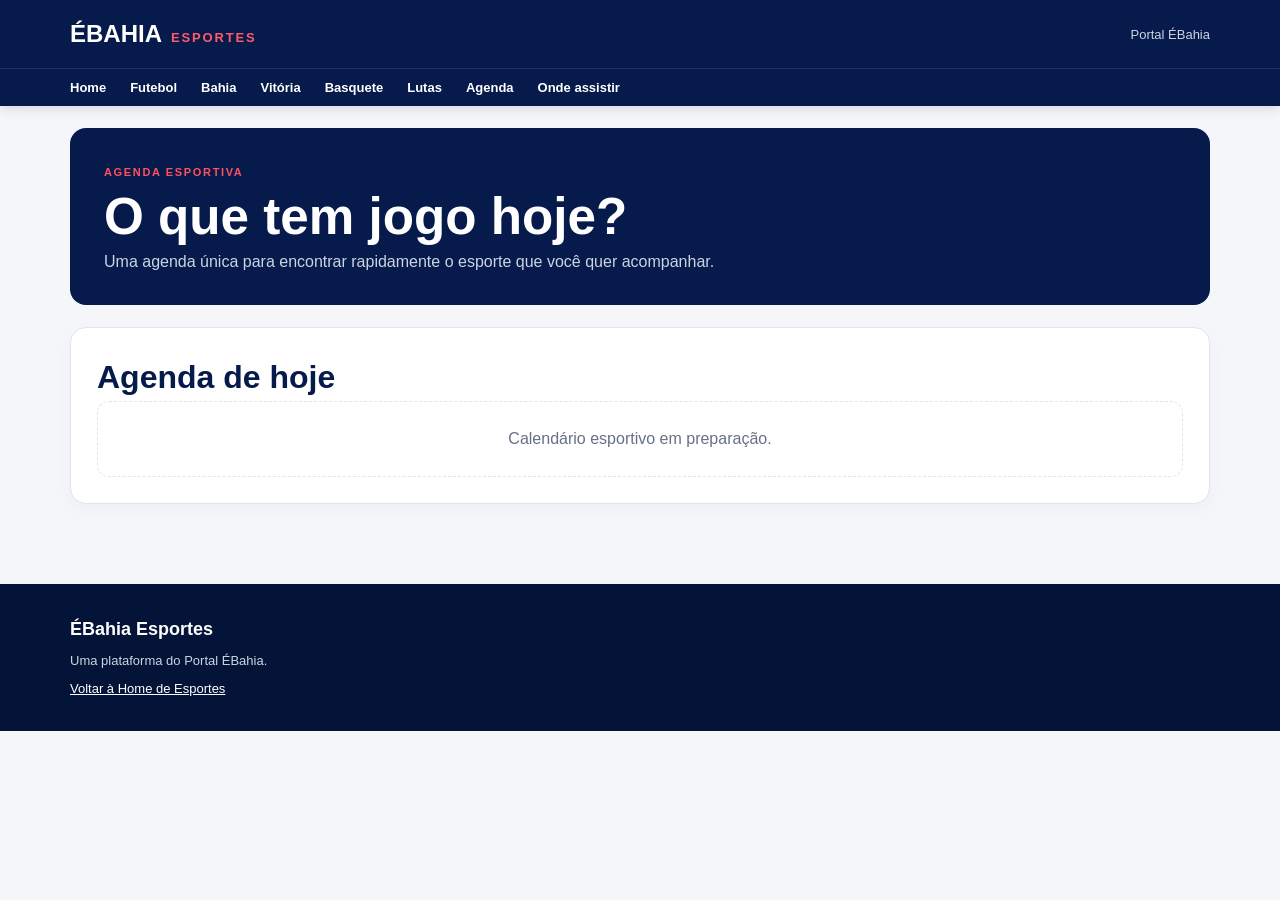
<file: agenda/index.html>
<!doctype html><html lang="pt-BR"><head><meta charset="utf-8"><meta name="viewport" content="width=device-width,initial-scale=1"><meta name="theme-color" content="#061a4b"><link rel="stylesheet" href="../assets/style.css"><title>Agenda | ÉBahia Esportes</title></head><body><header><div class="top"><a class="brand" href="../"><b>ÉBAHIA</b><span>ESPORTES</span></a><a class="portal" href="https://portalebahia.wordpress.com/">Portal ÉBahia</a></div><nav><a href="../">Home</a><a href="../futebol/">Futebol</a><a href="../bahia/">Bahia</a><a href="../vitoria/">Vitória</a><a href="../basquete/">Basquete</a><a href="../lutas/">Lutas</a><a href="../agenda/">Agenda</a><a href="../onde-assistir/">Onde assistir</a></nav></header><main><section class="subhero"><small>AGENDA ESPORTIVA</small><h1>O que tem jogo hoje?</h1><p>Uma agenda única para encontrar rapidamente o esporte que você quer acompanhar.</p></section><section class="section"><h2>Agenda de hoje</h2><div class="empty">Calendário esportivo em preparação.</div></section></main><footer><b>ÉBahia Esportes</b><p>Uma plataforma do Portal ÉBahia.</p><a href="../">Voltar à Home de Esportes</a></footer></body></html>
</file>
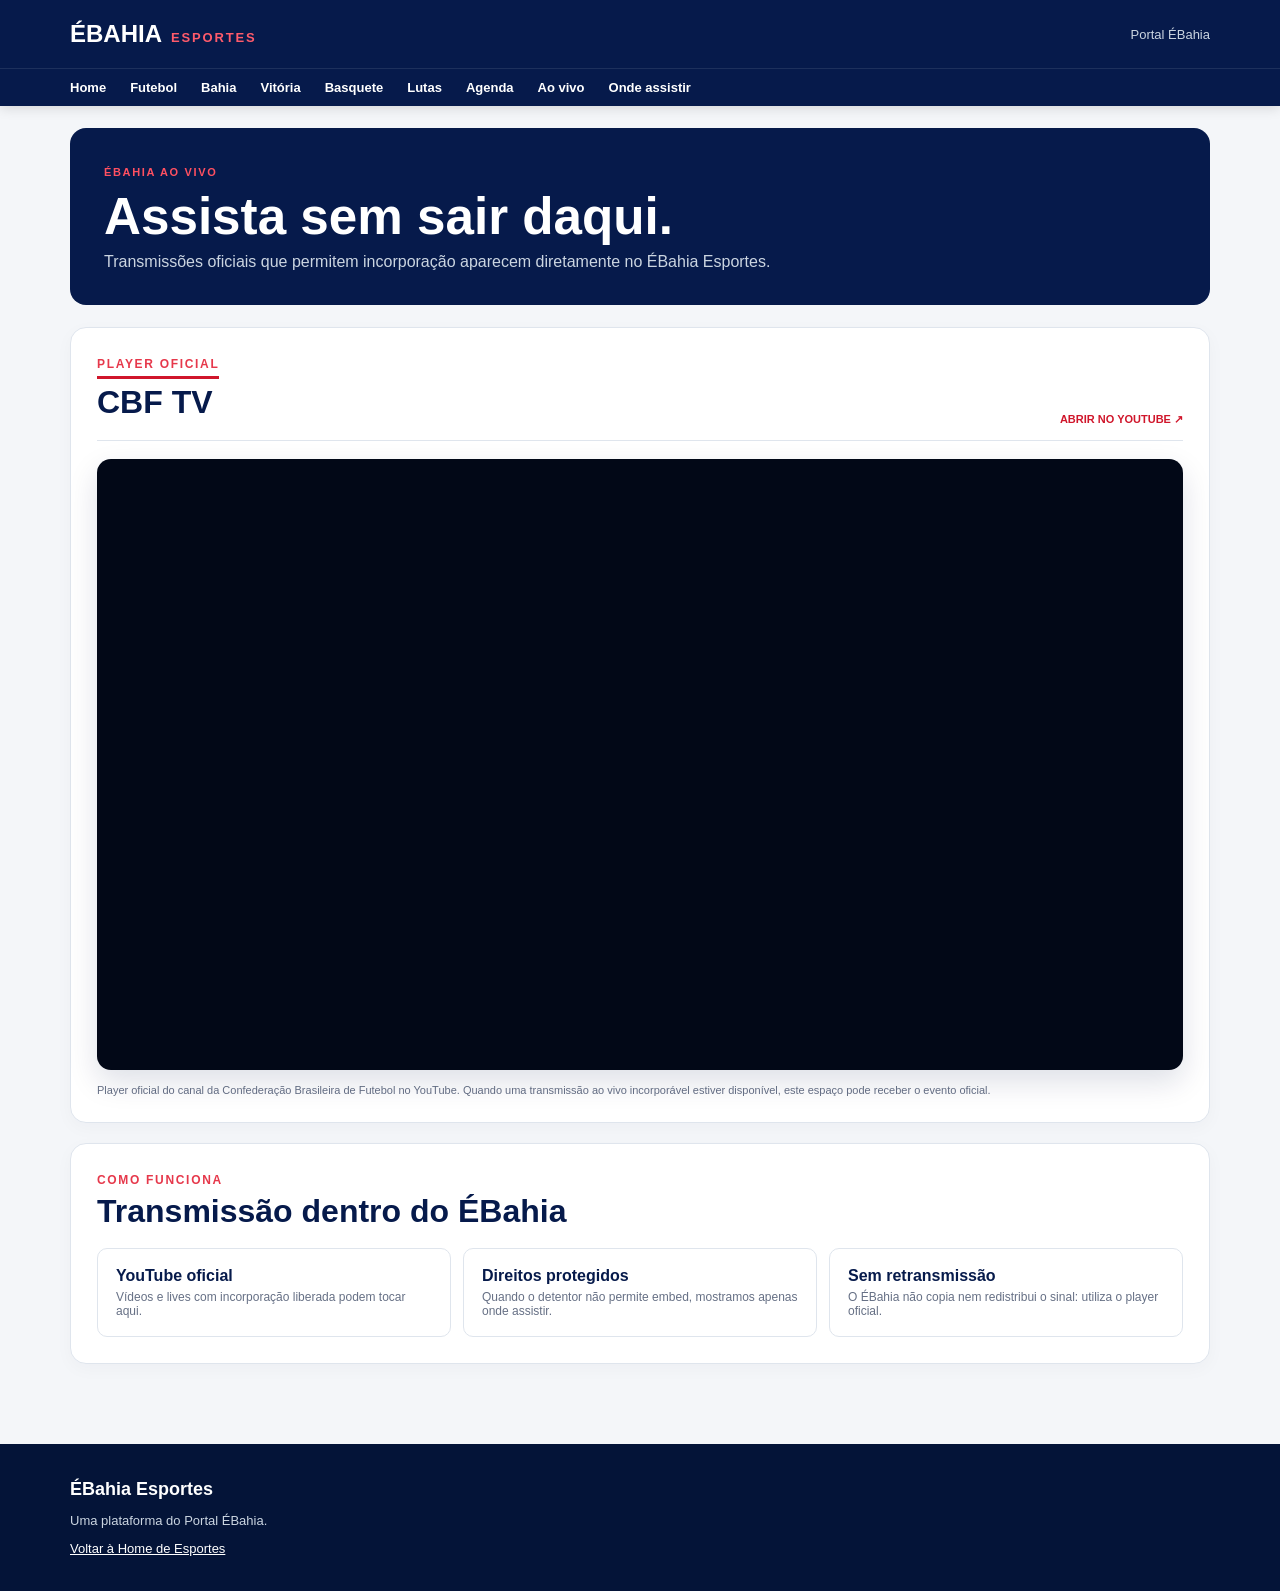
<file: ao-vivo/index.html>
<!doctype html><html lang="pt-BR"><head><meta charset="utf-8"><meta name="viewport" content="width=device-width,initial-scale=1"><meta name="theme-color" content="#061a4b"><title>Ao Vivo | ÉBahia Esportes</title><link rel="stylesheet" href="../assets/style.css"></head><body><header><div class="top"><a class="brand" href="../"><b>ÉBAHIA</b><span>ESPORTES</span></a><a class="portal" href="https://portalebahia.wordpress.com/">Portal ÉBahia</a></div><nav><a href="../">Home</a><a href="../futebol/">Futebol</a><a href="../bahia/">Bahia</a><a href="../vitoria/">Vitória</a><a href="../basquete/">Basquete</a><a href="../lutas/">Lutas</a><a href="../agenda/">Agenda</a><a href="./">Ao vivo</a><a href="../onde-assistir/">Onde assistir</a></nav></header><main><section class="subhero"><small>ÉBAHIA AO VIVO</small><h1>Assista sem sair daqui.</h1><p>Transmissões oficiais que permitem incorporação aparecem diretamente no ÉBahia Esportes.</p></section><section class="section"><div class="section-head"><div><small>PLAYER OFICIAL</small><h2>CBF TV</h2></div><a class="mini-link" href="https://www.youtube.com/@CBF" target="_blank" rel="noopener">ABRIR NO YOUTUBE ↗</a></div><div class="video-shell"><iframe src="https://www.youtube.com/embed/u5JlsnmKedI?rel=0" title="CBF TV — transmissão oficial" loading="lazy" allow="accelerometer; autoplay; clipboard-write; encrypted-media; gyroscope; picture-in-picture; web-share" allowfullscreen></iframe></div><p class="source">Player oficial do canal da Confederação Brasileira de Futebol no YouTube. Quando uma transmissão ao vivo incorporável estiver disponível, este espaço pode receber o evento oficial.</p></section><section class="section"><small>COMO FUNCIONA</small><h2>Transmissão dentro do ÉBahia</h2><div class="category-grid"><article><b>YouTube oficial</b><span>Vídeos e lives com incorporação liberada podem tocar aqui.</span></article><article><b>Direitos protegidos</b><span>Quando o detentor não permite embed, mostramos apenas onde assistir.</span></article><article><b>Sem retransmissão</b><span>O ÉBahia não copia nem redistribui o sinal: utiliza o player oficial.</span></article></div></section></main><footer><b>ÉBahia Esportes</b><p>Uma plataforma do Portal ÉBahia.</p><a href="../">Voltar à Home de Esportes</a></footer></body></html>
</file>
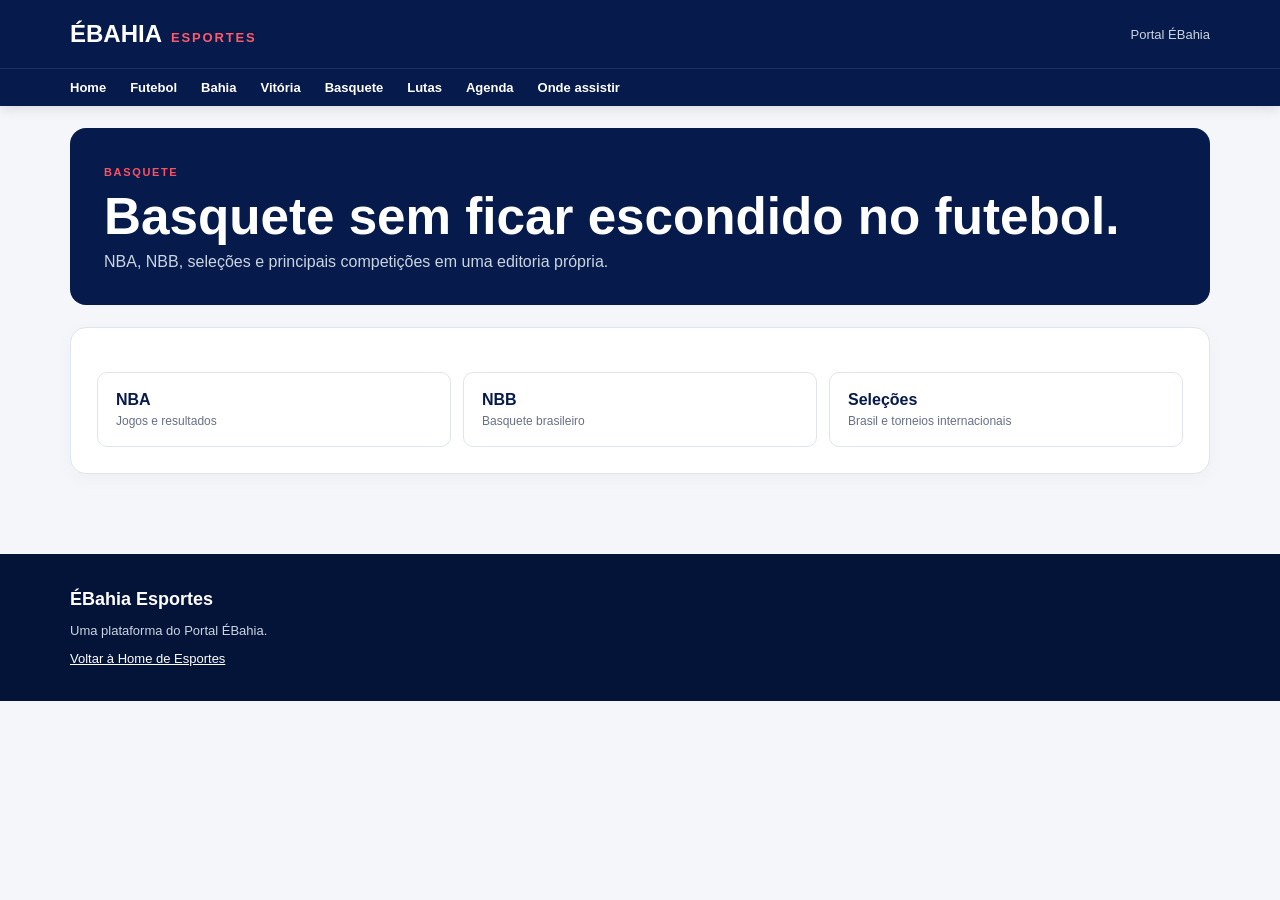
<file: basquete/index.html>
<!doctype html><html lang="pt-BR"><head><meta charset="utf-8"><meta name="viewport" content="width=device-width,initial-scale=1"><meta name="theme-color" content="#061a4b"><link rel="stylesheet" href="../assets/style.css"><title>Basquete | ÉBahia Esportes</title></head><body><header><div class="top"><a class="brand" href="../"><b>ÉBAHIA</b><span>ESPORTES</span></a><a class="portal" href="https://portalebahia.wordpress.com/">Portal ÉBahia</a></div><nav><a href="../">Home</a><a href="../futebol/">Futebol</a><a href="../bahia/">Bahia</a><a href="../vitoria/">Vitória</a><a href="../basquete/">Basquete</a><a href="../lutas/">Lutas</a><a href="../agenda/">Agenda</a><a href="../onde-assistir/">Onde assistir</a></nav></header><main><section class="subhero"><small>BASQUETE</small><h1>Basquete sem ficar escondido no futebol.</h1><p>NBA, NBB, seleções e principais competições em uma editoria própria.</p></section><section class="section"><div class="category-grid"><article><b>NBA</b><span>Jogos e resultados</span></article><article><b>NBB</b><span>Basquete brasileiro</span></article><article><b>Seleções</b><span>Brasil e torneios internacionais</span></article></div></section></main><footer><b>ÉBahia Esportes</b><p>Uma plataforma do Portal ÉBahia.</p><a href="../">Voltar à Home de Esportes</a></footer></body></html>
</file>
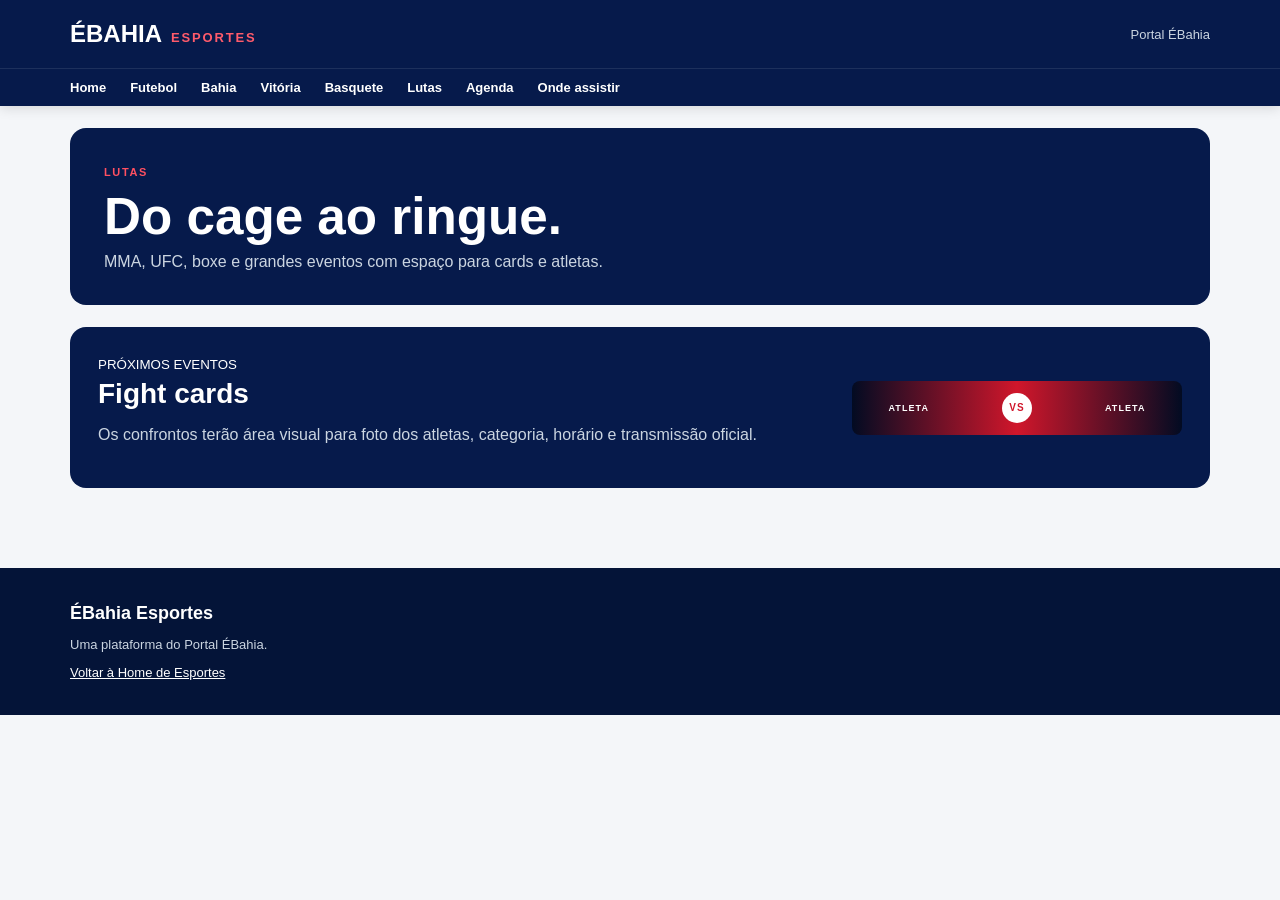
<file: lutas/index.html>
<!doctype html><html lang="pt-BR"><head><meta charset="utf-8"><meta name="viewport" content="width=device-width,initial-scale=1"><meta name="theme-color" content="#061a4b"><link rel="stylesheet" href="../assets/style.css"><title>Lutas | ÉBahia Esportes</title></head><body><header><div class="top"><a class="brand" href="../"><b>ÉBAHIA</b><span>ESPORTES</span></a><a class="portal" href="https://portalebahia.wordpress.com/">Portal ÉBahia</a></div><nav><a href="../">Home</a><a href="../futebol/">Futebol</a><a href="../bahia/">Bahia</a><a href="../vitoria/">Vitória</a><a href="../basquete/">Basquete</a><a href="../lutas/">Lutas</a><a href="../agenda/">Agenda</a><a href="../onde-assistir/">Onde assistir</a></nav></header><main><section class="subhero"><small>LUTAS</small><h1>Do cage ao ringue.</h1><p>MMA, UFC, boxe e grandes eventos com espaço para cards e atletas.</p></section><section class="fight-feature"><div><small>PRÓXIMOS EVENTOS</small><h2>Fight cards</h2><p>Os confrontos terão área visual para foto dos atletas, categoria, horário e transmissão oficial.</p></div><div class="fighter-art"><span>ATLETA</span><b>VS</b><span>ATLETA</span></div></section></main><footer><b>ÉBahia Esportes</b><p>Uma plataforma do Portal ÉBahia.</p><a href="../">Voltar à Home de Esportes</a></footer></body></html>
</file>
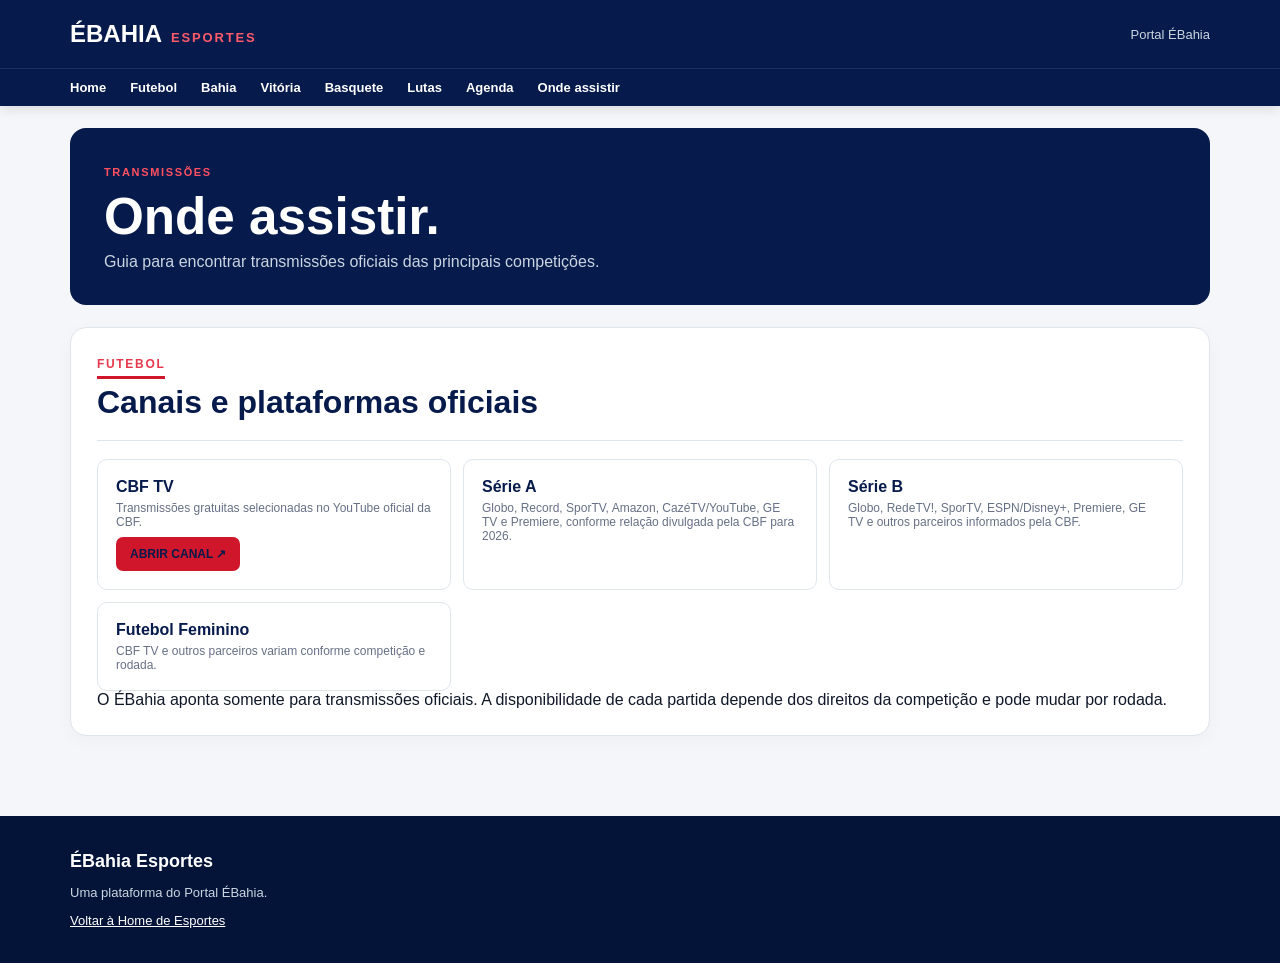
<file: onde-assistir/index.html>
<!doctype html><html lang="pt-BR"><head><meta charset="utf-8"><meta name="viewport" content="width=device-width,initial-scale=1"><meta name="theme-color" content="#061a4b"><link rel="stylesheet" href="../assets/style.css"><title>Onde assistir | ÉBahia Esportes</title></head><body><header><div class="top"><a class="brand" href="../"><b>ÉBAHIA</b><span>ESPORTES</span></a><a class="portal" href="https://portalebahia.wordpress.com/">Portal ÉBahia</a></div><nav><a href="../">Home</a><a href="../futebol/">Futebol</a><a href="../bahia/">Bahia</a><a href="../vitoria/">Vitória</a><a href="../basquete/">Basquete</a><a href="../lutas/">Lutas</a><a href="../agenda/">Agenda</a><a href="../onde-assistir/">Onde assistir</a></nav></header><main><section class="subhero"><small>TRANSMISSÕES</small><h1>Onde assistir.</h1><p>Guia para encontrar transmissões oficiais das principais competições.</p></section><section class="section"><div class="section-head"><div><small>FUTEBOL</small><h2>Canais e plataformas oficiais</h2></div></div><div class="category-grid"><article><b>CBF TV</b><span>Transmissões gratuitas selecionadas no YouTube oficial da CBF.</span><a class="action" href="https://www.youtube.com/@CBF" target="_blank" rel="noopener">ABRIR CANAL ↗</a></article><article><b>Série A</b><span>Globo, Record, SporTV, Amazon, CazéTV/YouTube, GE TV e Premiere, conforme relação divulgada pela CBF para 2026.</span></article><article><b>Série B</b><span>Globo, RedeTV!, SporTV, ESPN/Disney+, Premiere, GE TV e outros parceiros informados pela CBF.</span></article><article><b>Futebol Feminino</b><span>CBF TV e outros parceiros variam conforme competição e rodada.</span></article></div><div class="notice">O ÉBahia aponta somente para transmissões oficiais. A disponibilidade de cada partida depende dos direitos da competição e pode mudar por rodada.</div></section></main><footer><b>ÉBahia Esportes</b><p>Uma plataforma do Portal ÉBahia.</p><a href="../">Voltar à Home de Esportes</a></footer></body></html>
</file>
<file: assets/style.css>
:root{--navy:#061a4b;--navy2:#0b245f;--red:#d0162b;--bg:#f4f6f9;--ink:#101828;--muted:#667085;--line:#dfe5ed;--white:#fff}*{box-sizing:border-box}html{scroll-behavior:smooth}body{margin:0;font-family:Arial,Helvetica,sans-serif;background:var(--bg);color:var(--ink)}a{color:inherit;text-decoration:none}header{background:var(--navy);color:#fff;position:sticky;top:0;z-index:20;box-shadow:0 2px 12px #0002}.top{height:68px;max-width:1180px;margin:auto;display:flex;align-items:center;justify-content:space-between;padding:0 20px}.brand{display:flex;align-items:baseline;gap:9px}.brand b{font-size:24px}.brand span{font-size:13px;font-weight:900;letter-spacing:.14em;color:#ff5b6b}.portal{font-size:13px;color:#cbd5e1}nav{border-top:1px solid #ffffff18;display:flex;gap:24px;overflow:auto;padding:11px max(20px,calc((100vw - 1140px)/2));white-space:nowrap;font-size:13px;font-weight:800}nav a:hover{color:#ff6a78}main{max-width:1180px;margin:auto;padding:0 20px 60px}.hero{margin:22px 0;min-height:230px;border-radius:18px;background:linear-gradient(125deg,#061a4b,#0d2e76);color:#fff;padding:38px;display:flex;align-items:flex-end;justify-content:space-between;gap:24px;box-shadow:0 16px 35px #061a4b18}.hero small,.section small{font-size:12px;font-weight:900;letter-spacing:.14em;color:#e6384b}.hero h1{font-size:clamp(2rem,4.5vw,3.6rem);line-height:.98;margin:8px 0 12px;max-width:650px}.hero p{margin:0;color:#cbd5e1;max-width:650px;line-height:1.5}.pulse{display:flex;align-items:center;gap:8px;font-size:12px;font-weight:800;white-space:nowrap}.pulse i{width:8px;height:8px;border-radius:50%;background:#ef3340;box-shadow:0 0 0 5px #ef334022}.section{background:#fff;border:1px solid var(--line);border-radius:16px;margin:20px 0;padding:26px}.section-head{display:flex;align-items:end;justify-content:space-between;gap:16px;margin-bottom:18px}.section h2{font-size:clamp(1.45rem,2.5vw,2rem);color:var(--navy);margin:5px 0}.section-head button,.club-grid button{border:0;border-radius:8px;background:var(--navy);color:#fff;padding:10px 14px;font-weight:800;cursor:pointer}.scores{display:grid;grid-template-columns:repeat(3,1fr);gap:12px}.match{border:1px solid var(--line);border-radius:12px;padding:15px;min-height:130px}.match .league{font-size:10px;color:var(--muted);font-weight:800;text-transform:uppercase;margin-bottom:12px}.team{display:flex;justify-content:space-between;gap:12px;padding:5px 0;font-weight:800}.score{font-size:18px;color:var(--navy)}.status{font-size:11px;color:var(--red);font-weight:900;margin-top:9px}.source{font-size:11px;color:var(--muted);margin:14px 0 0}.source a{text-decoration:underline}.loading,.empty{grid-column:1/-1;padding:28px;text-align:center;color:var(--muted);border:1px dashed var(--line);border-radius:12px}.club-grid,.sport-grid{display:grid;grid-template-columns:repeat(3,1fr);gap:12px}.club-grid article,.sport-grid article{border:1px solid var(--line);border-radius:12px;padding:20px}.club-grid article span{font-size:10px;color:var(--red);font-weight:900;letter-spacing:.1em}.club-grid h3{font-size:24px;color:var(--navy);margin:8px 0}.club-grid p{color:var(--muted);font-size:14px;min-height:42px}.split{display:grid;grid-template-columns:1fr 1.1fr;gap:36px;align-items:center;background:var(--navy);color:#fff;border:0}.split h2{color:#fff}.split p{color:#cbd5e1}.links{display:grid;gap:8px}.links button{display:flex;justify-content:space-between;border:1px solid #ffffff24;background:#ffffff0d;color:#fff;border-radius:10px;padding:15px;text-align:left;font-weight:800;cursor:pointer}.sport-grid article{display:flex;flex-direction:column;gap:7px}.sport-grid b{color:var(--navy)}.sport-grid span{font-size:13px;color:var(--muted)}.watch .notice{margin-top:16px;background:#f7f8fa;border-left:4px solid var(--red);padding:16px;color:var(--muted)}footer{background:#041438;color:#cbd5e1;padding:35px max(20px,calc((100vw - 1140px)/2));font-size:13px}footer b{color:#fff;font-size:18px}footer a{color:#fff;text-decoration:underline}@media(max-width:760px){header{position:relative}.top{height:60px}.brand b{font-size:20px}.portal{font-size:11px}.hero{min-height:205px;padding:25px 22px;align-items:flex-start;flex-direction:column}.hero h1{font-size:2.25rem}.section{padding:20px 16px;border-radius:13px}.scores,.club-grid,.sport-grid{grid-template-columns:1fr}.split{grid-template-columns:1fr;gap:18px}.match{min-height:auto}nav{gap:20px}.section-head{align-items:center}}.score-ticker{background:#d0162b;color:#fff}.score-ticker>div{max-width:1180px;margin:auto;padding:9px 20px;display:flex;align-items:center;gap:18px;font-size:11px;letter-spacing:.06em}.score-ticker strong{padding-right:18px;border-right:1px solid #ffffff66}.score-ticker span{flex:1}.score-ticker b{font-size:10px;background:#fff;color:#d0162b;border-radius:20px;padding:5px 9px}.hero{position:relative;overflow:hidden;background:radial-gradient(circle at 82% 35%,#1645a0 0,#0b2867 22%,#061a4b 62%)}.hero:after{content:"";position:absolute;width:320px;height:320px;border:55px solid #ffffff09;border-radius:50%;right:-90px;top:-105px}.hero-copy{position:relative;z-index:2}.eyebrow{font-size:12px;font-weight:900;letter-spacing:.16em}.eyebrow b{color:#ff5061}.hero-actions{display:flex;gap:10px;margin-top:24px}.hero-actions a{background:#d0162b;color:#fff;padding:11px 16px;border-radius:7px;font-size:11px;font-weight:900}.hero-actions .ghost{background:#ffffff0d;border:1px solid #ffffff38}.hero-board{position:relative;z-index:2;width:240px;border:1px solid #ffffff24;background:#04143888;border-radius:14px;padding:22px;display:flex;flex-direction:column;align-items:flex-start}.hero-board>span{font-size:10px;color:#ff5b6b;font-weight:900;letter-spacing:.14em}.hero-board>strong{font-size:32px;line-height:1;margin-top:8px}.hero-board>small{font-size:9px;color:#aebdd0;letter-spacing:.14em;margin-top:5px}.hero-board .pulse{margin-top:25px;border-top:1px solid #ffffff20;padding-top:14px;width:100%}.quick{display:grid;grid-template-columns:repeat(4,1fr);gap:10px;margin:0 0 20px}.quick a{background:#fff;border:1px solid var(--line);border-radius:12px;padding:15px;display:flex;gap:12px;align-items:center}.quick b{font-size:20px;color:#d0162b;font-style:italic}.quick span{font-size:11px;font-weight:900;color:#061a4b;line-height:1.25}.quick small{font-weight:500;color:#667085}.match{position:relative;overflow:hidden;border-top:3px solid #061a4b}.match:before{content:"";position:absolute;left:0;top:0;bottom:0;width:3px;background:#d0162b}.club-grid article{position:relative;overflow:hidden}.club-grid article:after{content:"";position:absolute;width:70px;height:70px;border:14px solid #061a4b08;border-radius:50%;right:-25px;top:-22px}.sport-grid article:hover,.club-grid article:hover,.quick a:hover{transform:translateY(-2px);box-shadow:0 8px 22px #061a4b12;transition:.2s}.section-head{border-bottom:1px solid var(--line);padding-bottom:14px}.section-head small{display:inline-block;border-bottom:3px solid #d0162b;padding-bottom:5px}@media(max-width:760px){.score-ticker span{display:none}.score-ticker>div{gap:10px}.score-ticker strong{flex:1}.hero-board{width:100%;padding:15px}.hero-board>strong{font-size:24px}.hero-board .pulse{margin-top:12px}.hero-actions{margin-top:18px}.quick{grid-template-columns:1fr 1fr}.quick a{padding:12px}.quick b{font-size:17px}}@media(max-width:420px){.quick{grid-template-columns:1fr}.hero h1{font-size:2rem}.hero p{font-size:14px}.hero-actions a{padding:10px 12px}}.club-grid{gap:16px}.club{display:grid;grid-template-columns:74px 1fr;gap:17px;align-items:start;min-height:190px;border-top:4px solid #061a4b!important}.club.vitoria{border-top-color:#d0162b!important}.crest{width:68px;height:68px;border-radius:50%;display:grid;place-items:center;font-weight:1000;font-size:17px;letter-spacing:-.04em;border:5px solid #eef2f7;box-shadow:0 0 0 1px #d9e0e8}.crest-bahia{background:linear-gradient(135deg,#fff 0 32%,#e32636 33% 53%,#1761aa 54%);color:#061a4b}.crest-vitoria{background:linear-gradient(135deg,#111 0 48%,#d0162b 49%);color:#fff}.crest-interior{background:#f1f3f6;color:#061a4b}.sport-grid{gap:16px}.sport-grid article{min-height:145px;border-top:3px solid #061a4b;justify-content:center}.sport-grid article i{font-size:26px;font-style:normal;margin-bottom:5px}.sport-grid .combat{background:linear-gradient(145deg,#061a4b,#0c2c70);border:0;color:#fff}.sport-grid .combat b{color:#fff}.sport-grid .combat span,.sport-grid .combat small{color:#cbd5e1}.sport-grid .combat small{font-size:11px;line-height:1.4;margin-top:5px}.section{box-shadow:0 5px 18px #061a4b08}@media(max-width:760px){.club{grid-template-columns:60px 1fr;min-height:auto}.crest{width:56px;height:56px;font-size:14px}.sport-grid article{min-height:115px}}.crest{background:#fff!important;overflow:hidden;padding:5px}.crest img{width:100%;height:100%;object-fit:contain;display:block}.fighter-art{height:54px;border-radius:8px;background:linear-gradient(90deg,#020b22,#d0162b,#020b22);display:flex;align-items:center;justify-content:space-around;width:100%;font-size:9px;font-weight:900;letter-spacing:.12em;color:#fff}.fighter-art b{width:30px;height:30px;border-radius:50%;display:grid;place-items:center;background:#fff;color:#d0162b;font-size:10px}.combat{justify-content:flex-start!important}.subhero{margin:22px 0;background:#061a4b;color:#fff;border-radius:16px;padding:34px}.subhero small{color:#ff5061;font-size:11px;font-weight:900;letter-spacing:.15em}.subhero h1{font-size:clamp(2rem,4vw,3.2rem);margin:7px 0}.subhero p{color:#cbd5e1;max-width:700px;margin:0}.team-directory{display:grid;grid-template-columns:repeat(3,1fr);gap:14px}.team-entry{border:1px solid var(--line);border-radius:12px;padding:16px;display:flex;align-items:center;gap:14px}.team-entry b{display:block;color:#061a4b}.team-entry span{font-size:12px;color:#667085}.category-grid{display:grid;grid-template-columns:repeat(3,1fr);gap:12px;margin-top:18px}.category-grid article{border:1px solid var(--line);border-radius:10px;padding:18px;font-weight:800;color:#061a4b}.category-grid article span{display:block;color:#667085;font-size:12px;font-weight:400;margin-top:5px}.club-profile,.fight-feature{background:#061a4b;color:#fff;border-radius:16px;padding:28px;display:flex;align-items:center;gap:25px;margin:20px 0}.club-profile.red{background:linear-gradient(125deg,#161616,#86101d)}.big-crest{width:120px;height:120px;background:#fff;border-radius:50%;padding:10px;flex:0 0 auto}.big-crest img{width:100%;height:100%;object-fit:contain}.club-profile h2,.fight-feature h2{font-size:28px;margin:5px 0}.club-profile p,.fight-feature p{color:#cbd5e1}.action{display:inline-block;background:#d0162b;padding:10px 14px;border-radius:7px;font-size:12px;font-weight:900;margin-top:8px}.fight-feature{justify-content:space-between}.fight-feature .fighter-art{max-width:330px}@media(max-width:760px){.team-directory,.category-grid{grid-template-columns:1fr}.club-profile,.fight-feature{align-items:flex-start;flex-direction:column}.big-crest{width:90px;height:90px}.subhero{padding:25px 20px}}.mini-link{font-size:11px;font-weight:900;color:#d0162b}.broadcast-grid{display:grid;grid-template-columns:1.6fr 1fr 1fr;gap:14px}.broadcast-grid article{border:1px solid var(--line);border-radius:12px;padding:18px}.broadcast-grid article>b,.broadcast-grid h3{color:#061a4b}.broadcast-grid p{font-size:13px;color:#667085;line-height:1.5}.broadcast-main{display:grid;grid-template-columns:145px 1fr;gap:18px;align-items:center;background:#f8fafc}.broadcast-screen{height:105px;border-radius:10px;background:linear-gradient(135deg,#061a4b,#d0162b);display:flex;flex-direction:column;align-items:center;justify-content:center;color:#fff}.broadcast-screen span{font-size:11px;font-weight:900;letter-spacing:.12em}.broadcast-screen b{font-size:28px;margin-top:8px}.broadcast-main h3{margin:5px 0;font-size:18px}.broadcast-main a{display:inline-block;background:#d0162b;color:#fff;border-radius:6px;padding:8px 11px;font-size:10px;font-weight:900}@media(max-width:760px){.broadcast-grid{grid-template-columns:1fr}.broadcast-main{grid-template-columns:1fr}.broadcast-screen{height:90px}}.match-foot{display:flex;align-items:center;justify-content:space-between;gap:10px;margin-top:10px;padding-top:9px;border-top:1px solid var(--line)}.match-foot .status{margin:0}.watch-btn{font-size:9px;font-weight:900;color:#061a4b;background:#eef2f7;border-radius:5px;padding:6px 8px;white-space:nowrap}.watch-btn.free{background:#d0162b;color:#fff}@media(max-width:380px){.match-foot{align-items:flex-start;flex-direction:column}}.video-shell{position:relative;width:100%;aspect-ratio:16/9;background:#020817;border-radius:14px;overflow:hidden;box-shadow:0 12px 30px #061a4b22}.video-shell iframe{position:absolute;inset:0;width:100%;height:100%;border:0}.embed-link{margin-left:7px!important;background:#061a4b!important}.broadcast-main>div:last-child>a{margin-top:5px}
</file>
